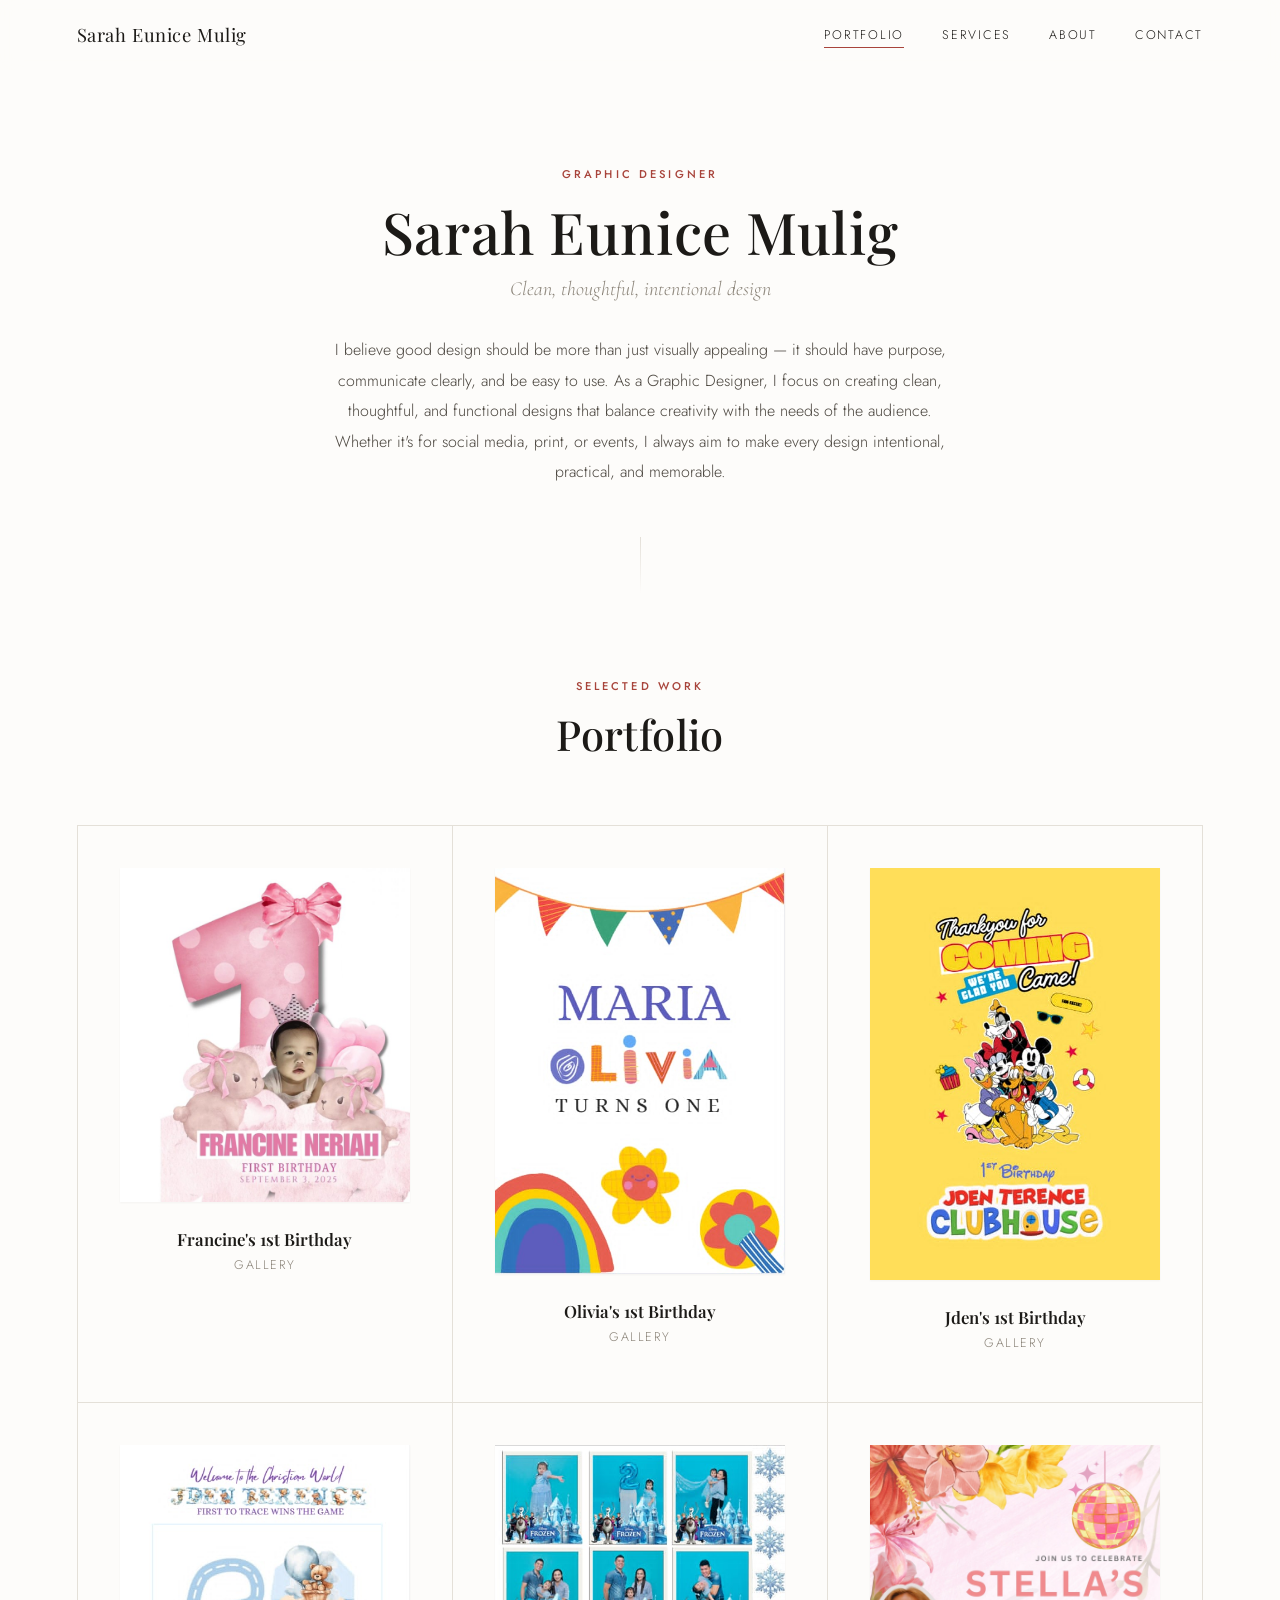
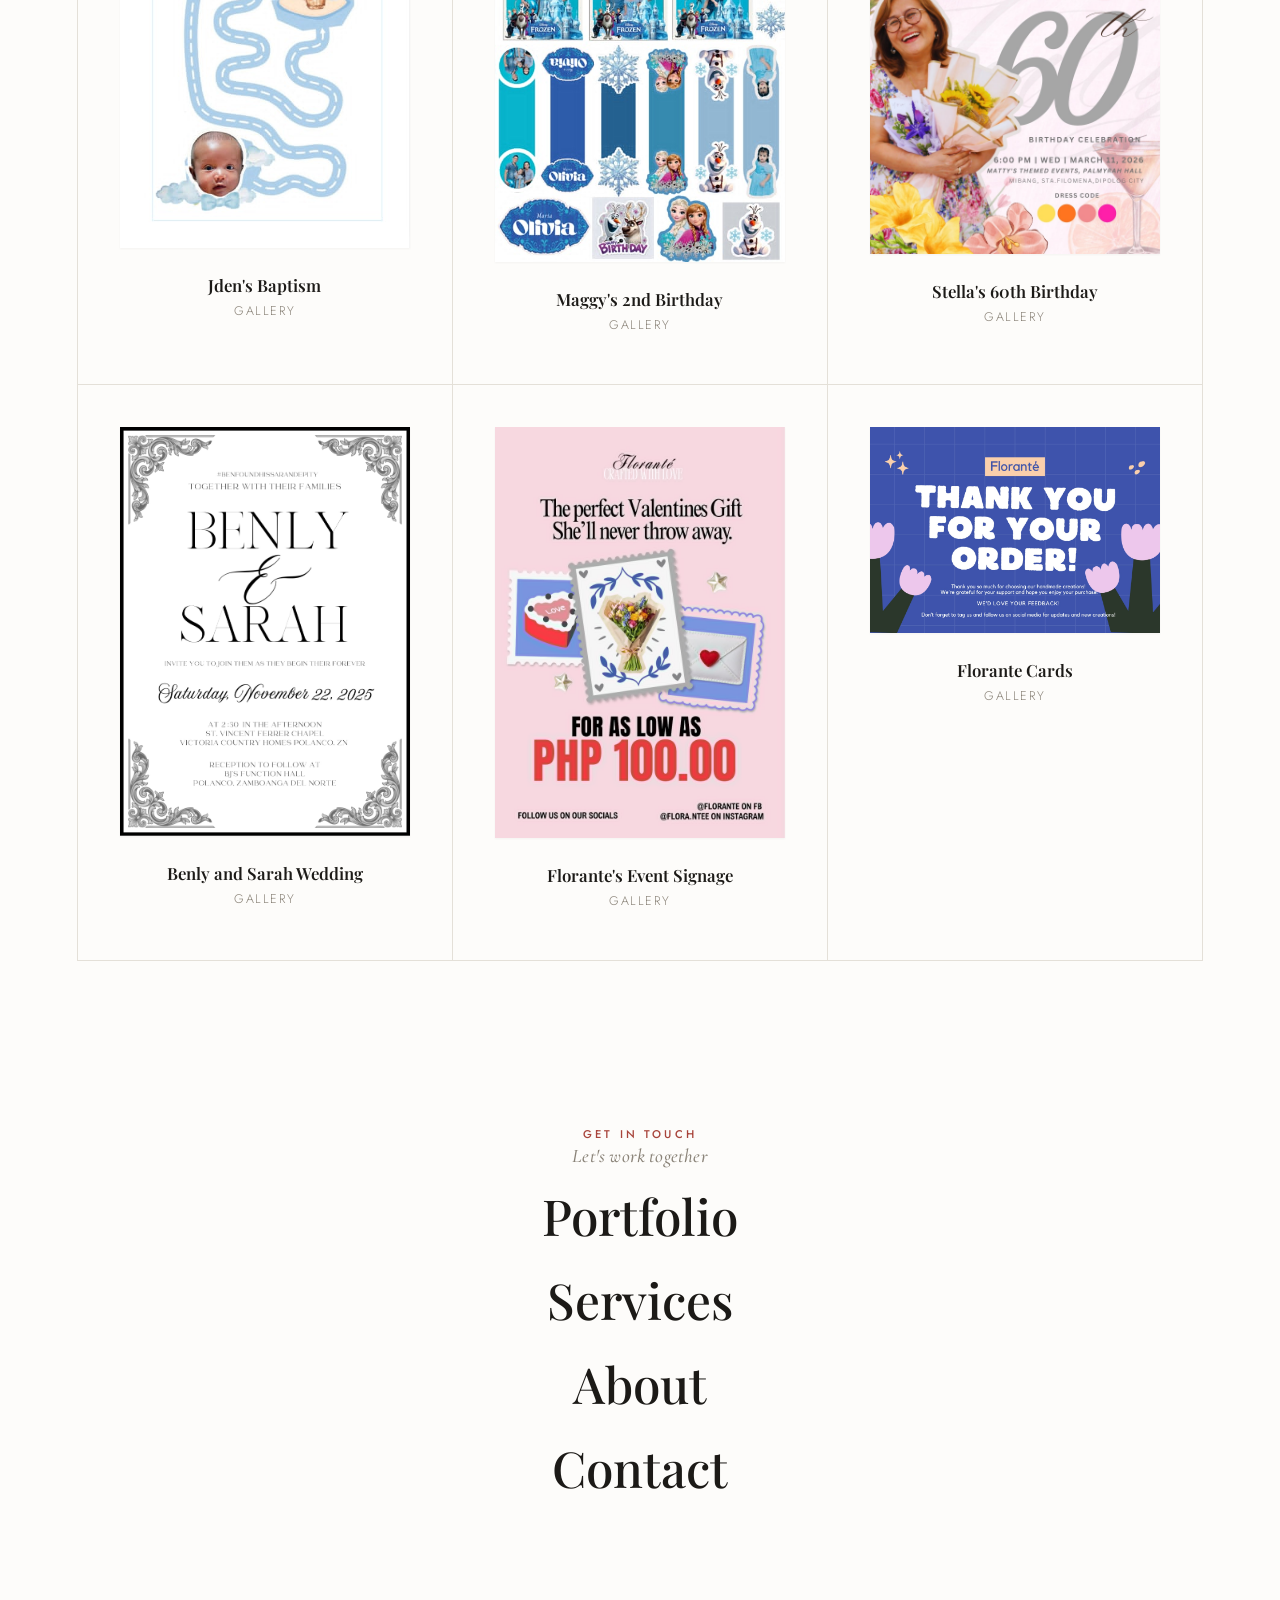
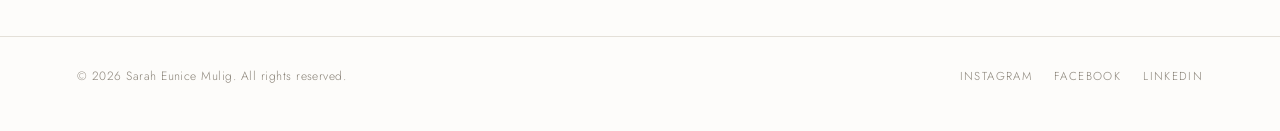
<file: index.html>
<!DOCTYPE html>
<html lang="en">
<head>
<meta charset="UTF-8">
<meta name="viewport" content="width=device-width, initial-scale=1.0">
<title>Sarah Eunice Mulig — Graphic Designer</title>
<link rel="stylesheet" href="style.css">
</head>
<body>
<div id="app"></div>
<script src="app.js"></script>
</body>
</html>
</file>
<file: style.css>
@import url('https://fonts.googleapis.com/css2?family=Playfair+Display:ital,wght@0,400;0,500;0,600;1,400&family=Cormorant+Garamond:ital,wght@0,400;0,500;1,400&family=Jost:wght@300;400;500&display=swap');

:root{
  --ink:#1c1a17;
  --paper:#fdfcfa;
  --hair:#e4e0d8;
  --muted:#8a8378;
  --accent:#a8443b;
  --accent-soft:#c98b6b;
}
*{box-sizing:border-box;}
html{scroll-behavior:smooth;}
body{margin:0;background:var(--paper);color:var(--ink);font-family:'Jost',sans-serif;font-weight:300;-webkit-font-smoothing:antialiased;}
h1,h2,h3,.serif{font-family:'Playfair Display',serif;font-weight:500;letter-spacing:.01em;margin:0;}
a{color:inherit;text-decoration:none;cursor:pointer;}
.eyebrow{font-family:'Jost',sans-serif;text-transform:uppercase;letter-spacing:.28em;font-size:.7rem;color:var(--accent);font-weight:500;}

/* NAV */
.nav{position:sticky;top:0;z-index:50;display:flex;align-items:center;justify-content:space-between;padding:22px 6vw;background:rgba(253,252,250,.86);backdrop-filter:blur(10px);border-bottom:1px solid transparent;transition:border-color .3s ease;}
.nav.scrolled{border-bottom:1px solid var(--hair);}
.nav .logo{font-family:'Playfair Display',serif;font-size:1.15rem;letter-spacing:.03em;}
.nav ul{display:flex;gap:38px;list-style:none;margin:0;padding:0;font-size:.78rem;letter-spacing:.14em;text-transform:uppercase;}
.nav ul a{position:relative;padding-bottom:4px;}
.nav ul a::after{content:"";position:absolute;left:0;bottom:0;width:0%;height:1px;background:var(--accent);transition:width .35s ease;}
.nav ul a:hover::after,.nav ul a.active::after{width:100%;}
.nav-toggle{display:none;}

/* HERO */
.hero{padding:96px 6vw 60px;text-align:center;max-width:900px;margin:0 auto;}
.hero .eyebrow{display:block;margin-bottom:18px;}
.hero h1{font-size:clamp(2.4rem,5vw,3.6rem);line-height:1.1;}
.hero .role{margin-top:14px;font-family:'Cormorant Garamond',serif;font-style:italic;font-size:1.25rem;color:var(--muted);}
.hero p.bio{margin:34px auto 0;max-width:640px;font-size:1rem;line-height:1.9;color:#4a453e;font-weight:300;}
.divider{width:1px;height:56px;background:linear-gradient(var(--hair),transparent);margin:50px auto 0;}

/* PORTFOLIO GRID */
.portfolio{padding:20px 6vw 40px;max-width:1400px;margin:0 auto;}
.section-head{text-align:center;margin-bottom:64px;}
.section-head h2{font-size:clamp(1.9rem,3.4vw,2.6rem);margin-top:10px;}
.grid{display:grid;grid-template-columns:repeat(3,1fr);gap:0;border-top:1px solid var(--hair);border-left:1px solid var(--hair);}
.card{border-right:1px solid var(--hair);border-bottom:1px solid var(--hair);padding:42px 42px 48px;display:flex;flex-direction:column;align-items:center;text-align:center;opacity:0;transform:translateY(18px);transition:opacity .7s ease,transform .7s ease;cursor:pointer;}
.card.in{opacity:1;transform:none;}
.frame{width:100%;max-width:320px;overflow:hidden;background:#f4f1eb;box-shadow:0 1px 2px rgba(0,0,0,.04);}
.frame img{width:100%;display:block;transition:transform .8s cubic-bezier(.2,.7,.2,1);}
.card:hover .frame img{transform:scale(1.045);}
.card .cap{margin-top:26px;font-family:'Playfair Display',serif;font-weight:600;font-size:1.05rem;}
.card .tag{margin-top:6px;font-size:.78rem;letter-spacing:.12em;text-transform:uppercase;color:var(--muted);position:relative;padding-bottom:2px;}
.card .tag::after{content:"";position:absolute;left:50%;bottom:0;transform:translateX(-50%);width:0;height:1px;background:var(--accent);transition:width .35s ease;}
.card:hover .tag::after{width:60%;}

/* CTA / FOOTER */
.cta{text-align:center;padding:120px 6vw 40px;}
.cta .eyebrow{margin-bottom:22px;}
.cta nav{display:flex;flex-direction:column;gap:6px;align-items:center;}
.cta nav a{font-family:'Playfair Display',serif;font-size:clamp(2.1rem,5vw,3.1rem);font-weight:500;padding:6px 0;transition:color .3s ease;}
.cta nav a:hover{color:var(--accent);}
footer{margin-top:90px;padding:30px 6vw 46px;display:flex;justify-content:space-between;align-items:center;border-top:1px solid var(--hair);font-size:.75rem;letter-spacing:.04em;color:var(--muted);}
footer .socials{display:flex;gap:22px;}
footer .socials a{text-transform:uppercase;letter-spacing:.12em;font-size:.72rem;}
footer .socials a:hover{color:var(--accent);}

/* PROJECT / CASE STUDY PAGE */
.project-head{padding:90px 6vw 20px;text-align:center;max-width:820px;margin:0 auto;}
.project-head .back{display:inline-block;margin-bottom:26px;font-size:.75rem;letter-spacing:.12em;text-transform:uppercase;color:var(--muted);}
.project-head .back:hover{color:var(--accent);}
.project-head h1{font-size:clamp(2rem,4.4vw,3rem);}
.project-head p{margin-top:22px;font-size:1rem;line-height:1.8;color:#4a453e;}
.pills{display:flex;justify-content:center;flex-wrap:wrap;gap:12px;margin:36px 0 10px;}
.pill{border:1px solid var(--hair);border-radius:30px;padding:9px 20px;font-size:.82rem;letter-spacing:.03em;color:#59544c;background:#f8f6f2;}
.proj-grid{padding:50px 6vw 30px;max-width:1400px;margin:0 auto;display:grid;grid-template-columns:repeat(3,1fr);gap:44px;}
.proj-grid figure{margin:0;background:#f4f1eb;overflow:hidden;box-shadow:0 1px 2px rgba(0,0,0,.05);}
.proj-grid img{width:100%;display:block;}
@media(max-width:860px){.proj-grid{grid-template-columns:1fr;}}

/* ABOUT PAGE */
.about-wrap{max-width:720px;margin:0 auto;padding:90px 6vw 20px;text-align:center;}
.avatar{width:112px;height:112px;border-radius:50%;margin:0 auto 30px;background:linear-gradient(135deg,var(--accent-soft),var(--accent));display:flex;align-items:center;justify-content:center;font-family:'Playfair Display',serif;color:#fff;font-size:2.1rem;}
.about-wrap h1{font-size:clamp(2rem,4vw,2.8rem);}
.about-wrap .role{margin-top:8px;color:var(--muted);font-size:.95rem;letter-spacing:.04em;}
.about-wrap .bio{margin:26px auto 0;max-width:600px;line-height:1.85;color:#4a453e;}
.exp{max-width:900px;margin:70px auto 0;padding:0 6vw;display:grid;grid-template-columns:220px 1fr;gap:40px;text-align:left;}
.exp h3{font-size:1.5rem;}
.exp-row{display:flex;justify-content:space-between;gap:20px;padding:18px 0;border-bottom:1px solid var(--hair);font-size:.95rem;}
.exp-row b{font-family:'Playfair Display',serif;font-weight:600;text-align:right;}
@media(max-width:700px){.exp{grid-template-columns:1fr;}.exp-row{flex-direction:column;gap:4px;}.exp-row b{text-align:left;}}

/* SERVICES PAGE */
.services-wrap{max-width:1300px;margin:0 auto;padding:90px 6vw 20px;text-align:center;}
.services-wrap h1{font-size:clamp(2rem,4vw,2.8rem);margin-bottom:60px;}
.svc-grid{display:grid;grid-template-columns:repeat(3,1fr);gap:50px;text-align:center;}
.svc-icon{width:100%;aspect-ratio:1/1;border-radius:18px;background:linear-gradient(135deg,#efe9df,#e4dcce);display:flex;align-items:center;justify-content:center;font-size:3rem;margin-bottom:24px;}
.svc-grid h3{font-size:1.2rem;font-weight:600;}
.svc-grid .cat{color:var(--accent);font-size:.75rem;letter-spacing:.14em;text-transform:uppercase;margin:8px 0 14px;}
.svc-grid p{color:#4a453e;font-size:.92rem;line-height:1.7;}
.quote{max-width:600px;margin:90px auto 0;text-align:center;}
.quote .mark{font-family:'Playfair Display',serif;font-size:3rem;color:var(--hair);line-height:1;}
.quote p{font-family:'Cormorant Garamond',serif;font-style:italic;font-size:1.5rem;margin-top:10px;}
@media(max-width:860px){.svc-grid{grid-template-columns:1fr;}}

/* CONTACT PAGE */
.contact-wrap{max-width:760px;margin:0 auto;padding:90px 6vw 20px;text-align:center;}
.contact-wrap h1{font-size:clamp(2rem,4vw,2.8rem);}
.contact-wrap>p{margin:20px auto 0;max-width:560px;color:#4a453e;line-height:1.8;}
.form-grid{margin-top:50px;text-align:left;display:grid;grid-template-columns:1fr 1fr;gap:34px 30px;}
.field{grid-column:span 1;}
.field.full{grid-column:span 2;}
.field label{display:block;font-size:.78rem;letter-spacing:.08em;text-transform:uppercase;color:var(--muted);margin-bottom:10px;}
.field input,.field textarea{width:100%;border:none;border-bottom:1px solid var(--hair);background:transparent;font-family:'Jost',sans-serif;font-size:1rem;padding:6px 2px;color:var(--ink);outline:none;transition:border-color .25s ease;}
.field input:focus,.field textarea:focus{border-color:var(--accent);}
.field textarea{resize:vertical;min-height:80px;}
@media(max-width:640px){.form-grid{grid-template-columns:1fr;}.field.full{grid-column:span 1;}}
.submit-btn{margin-top:38px;background:var(--ink);color:#fff;border:none;padding:14px 38px;font-family:'Jost',sans-serif;letter-spacing:.06em;font-size:.85rem;text-transform:uppercase;cursor:pointer;transition:background .3s ease;}
.submit-btn:hover{background:var(--accent);}
.contact-info{margin-top:70px;}
.contact-info b{font-family:'Playfair Display',serif;font-size:1.15rem;display:block;margin-bottom:10px;}
.contact-info p{color:#4a453e;line-height:1.8;margin:0;}
.contact-info .social-row{margin-top:22px;display:flex;justify-content:center;gap:22px;}
.contact-info .social-row a{width:38px;height:38px;border:1px solid var(--hair);border-radius:50%;display:flex;align-items:center;justify-content:center;transition:border-color .25s ease,color .25s ease;}
.contact-info .social-row a:hover{border-color:var(--accent);color:var(--accent);}

.fade-in{opacity:0;transform:translateY(16px);animation:fadeUp .7s ease forwards;}
@keyframes fadeUp{to{opacity:1;transform:none;}}

@media(max-width:860px){
  .grid{grid-template-columns:1fr;}
  .nav ul{position:fixed;top:0;right:0;height:100vh;width:min(78vw,320px);background:var(--paper);flex-direction:column;justify-content:center;align-items:flex-start;padding:0 40px;gap:30px;transform:translateX(100%);transition:transform .4s ease;box-shadow:-8px 0 30px rgba(0,0,0,.06);}
  .nav ul.open{transform:translateX(0);}
  .nav-toggle{display:flex;flex-direction:column;gap:5px;background:none;border:none;cursor:pointer;padding:6px;z-index:60;}
  .nav-toggle span{width:22px;height:1px;background:var(--ink);display:block;}
  footer{flex-direction:column;gap:14px;text-align:center;}
}
@media (prefers-reduced-motion: reduce){.card,.frame img,.nav ul a::after,.card .tag::after,.fade-in{transition:none!important;animation:none!important;opacity:1!important;transform:none!important;}}
</file>
